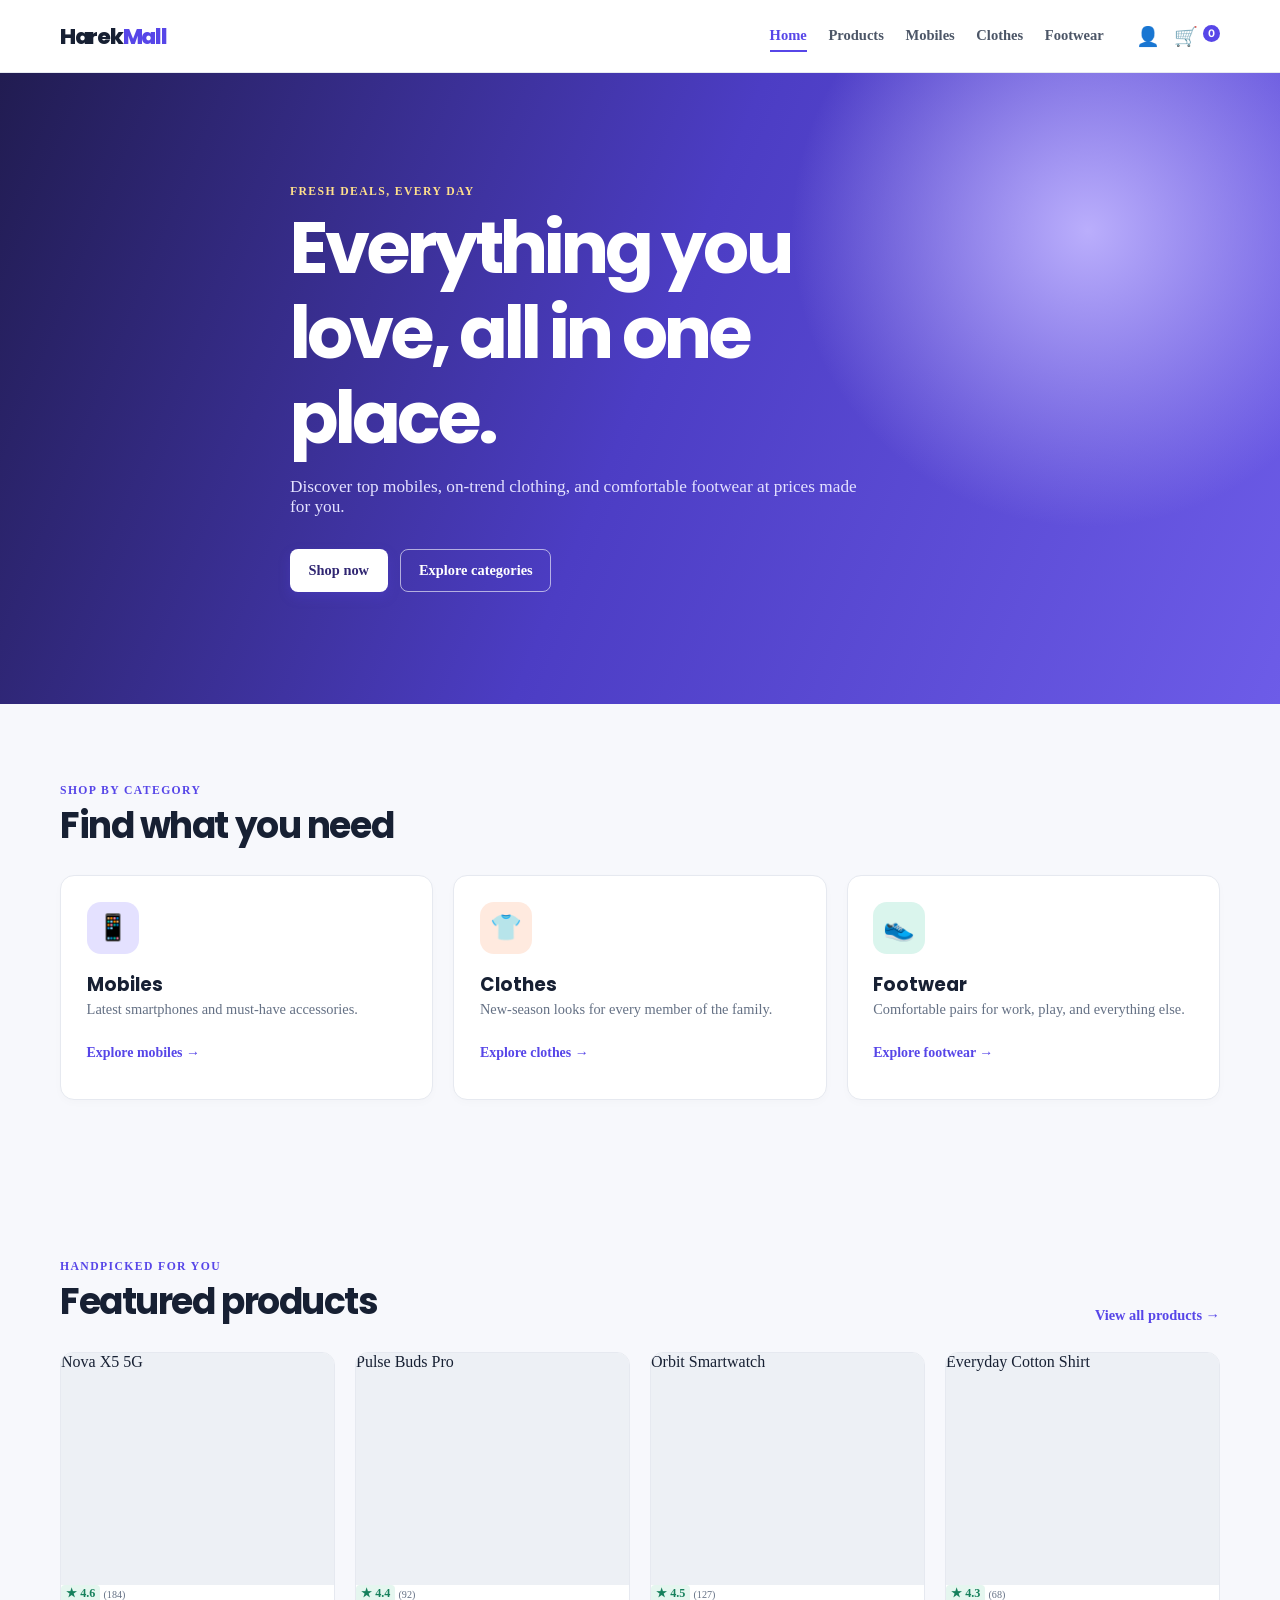
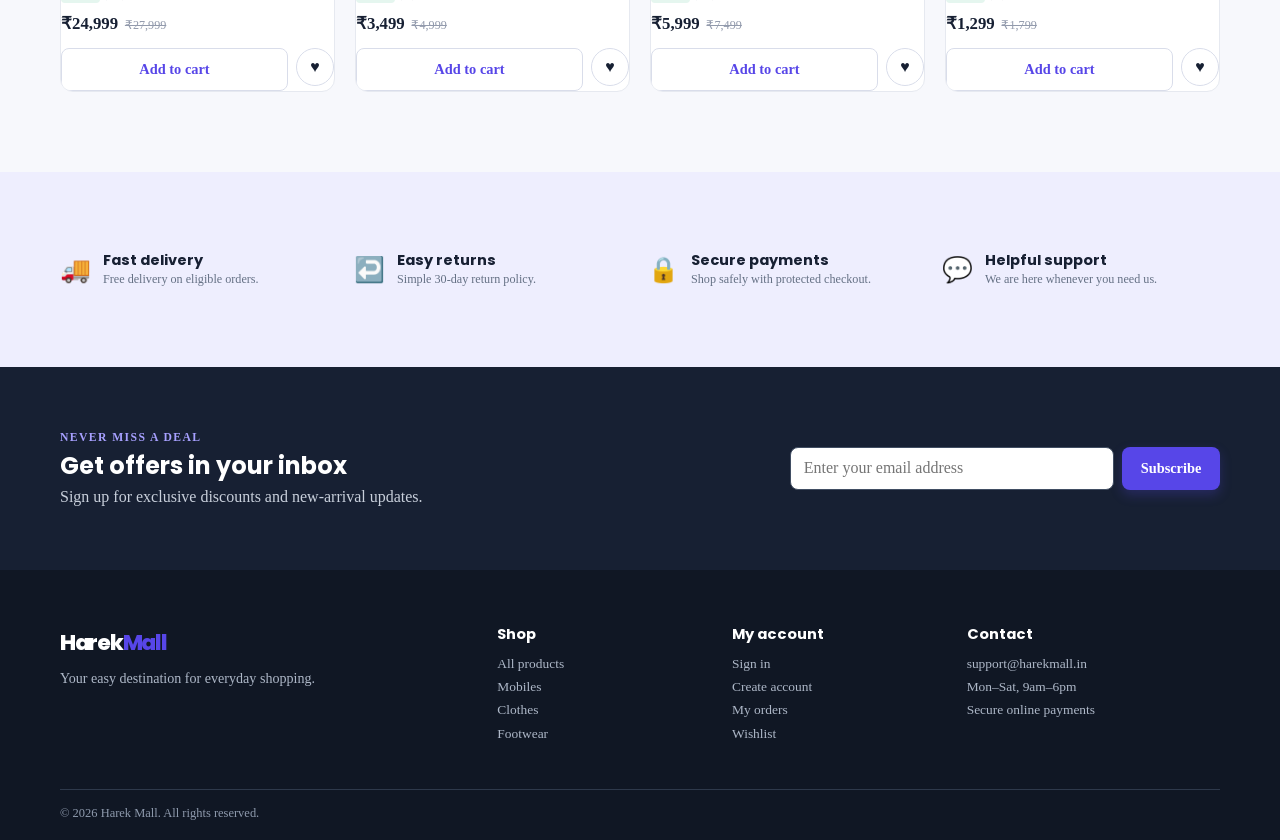
<file: html/index.html>
<!doctype html>
<html lang="en">
<head>
    <meta charset="UTF-8">
    <meta name="viewport" content="width=device-width, initial-scale=1.0">
    <meta name="description" content="Harek Mall brings mobiles, fashion, and footwear together in one easy shopping destination.">
    <title>Harek Mall | Shop smarter, live better</title>

    <link rel="preconnect" href="https://fonts.googleapis.com">
    <link rel="preconnect" href="https://fonts.gstatic.com" crossorigin>
    <link href="https://fonts.googleapis.com/css2?family=Inter:wght@400;500;600;700&family=Poppins:wght@500;600;700;800&display=swap" rel="stylesheet">
    <link rel="stylesheet" href="/css/style.css">
    <link rel="stylesheet" href="/css/components.css">
    <link rel="stylesheet" href="/css/animations.css">
    <link rel="stylesheet" href="/css/responsive.css">
</head>
<body>
    <a class="skip-link" href="#main-content">Skip to main content</a>

    <header class="site-header">
        <div class="container header-content">
            <a class="logo" href="/" aria-label="Harek Mall home">Harek<span>Mall</span></a>

            <button class="menu-toggle" type="button" aria-label="Open navigation menu" aria-expanded="false">☰</button>

            <nav class="main-nav" aria-label="Main navigation">
                <a class="active" href="/" aria-current="page">Home</a>
                <a href="/products">Products</a>
                <a href="/products?category=mobiles">Mobiles</a>
                <a href="/products?category=clothes">Clothes</a>
                <a href="/products?category=footwear">Footwear</a>
            </nav>

            <div class="header-actions">
                <a href="/login" aria-label="Login or account">👤</a>
                <a class="cart-link" href="/cart" aria-label="Shopping cart">
                    🛒 <span class="cart-count" aria-label="0 products in cart">0</span>
                </a>
            </div>
        </div>
    </header>

    <main id="main-content">
        <section class="hero-section" aria-labelledby="hero-title">
            <div class="container hero-content">
                <p class="eyebrow">Fresh deals, every day</p>
                <h1 id="hero-title">Everything you love, all in one place.</h1>
                <p>Discover top mobiles, on-trend clothing, and comfortable footwear at prices made for you.</p>
                <div class="hero-actions">
                    <a class="button button-primary" href="/products">Shop now</a>
                    <a class="button button-secondary" href="#categories">Explore categories</a>
                </div>
            </div>
        </section>

        <section id="categories" class="categories-section" aria-labelledby="categories-title">
            <div class="container">
                <div class="section-heading">
                    <p class="eyebrow">Shop by category</p>
                    <h2 id="categories-title">Find what you need</h2>
                </div>

                <div class="category-grid">
                    <a class="category-card" href="/products?category=mobiles">
                        <span class="category-icon" aria-hidden="true">📱</span>
                        <h3>Mobiles</h3>
                        <p>Latest smartphones and must-have accessories.</p>
                        <span>Explore mobiles →</span>
                    </a>
                    <a class="category-card" href="/products?category=clothes">
                        <span class="category-icon" aria-hidden="true">👕</span>
                        <h3>Clothes</h3>
                        <p>New-season looks for every member of the family.</p>
                        <span>Explore clothes →</span>
                    </a>
                    <a class="category-card" href="/products?category=footwear">
                        <span class="category-icon" aria-hidden="true">👟</span>
                        <h3>Footwear</h3>
                        <p>Comfortable pairs for work, play, and everything else.</p>
                        <span>Explore footwear →</span>
                    </a>
                </div>
            </div>
        </section>

        <section class="featured-section" aria-labelledby="featured-title">
            <div class="container">
                <div class="section-heading section-heading-row">
                    <div>
                        <p class="eyebrow">Handpicked for you</p>
                        <h2 id="featured-title">Featured products</h2>
                    </div>
                    <a class="text-link" href="/products">View all products →</a>
                </div>

                <div class="product-grid" id="featured-products">
                    <!-- JavaScript will add featured product cards here. -->
                </div>
            </div>
        </section>

        <section class="benefits-section" aria-label="Why shop at Harek Mall">
            <div class="container benefits-grid">
                <article class="benefit-card"><span aria-hidden="true">🚚</span><div><h3>Fast delivery</h3><p>Free delivery on eligible orders.</p></div></article>
                <article class="benefit-card"><span aria-hidden="true">↩️</span><div><h3>Easy returns</h3><p>Simple 30-day return policy.</p></div></article>
                <article class="benefit-card"><span aria-hidden="true">🔒</span><div><h3>Secure payments</h3><p>Shop safely with protected checkout.</p></div></article>
                <article class="benefit-card"><span aria-hidden="true">💬</span><div><h3>Helpful support</h3><p>We are here whenever you need us.</p></div></article>
            </div>
        </section>

        <section class="newsletter-section" aria-labelledby="newsletter-title">
            <div class="container newsletter-content">
                <div>
                    <p class="eyebrow">Never miss a deal</p>
                    <h2 id="newsletter-title">Get offers in your inbox</h2>
                    <p>Sign up for exclusive discounts and new-arrival updates.</p>
                </div>
                <form class="newsletter-form" id="newsletter-form">
                    <label class="visually-hidden" for="newsletter-email">Email address</label>
                    <input id="newsletter-email" name="email" type="email" placeholder="Enter your email address" autocomplete="email" required>
                    <button class="button button-primary" type="submit">Subscribe</button>
                </form>
            </div>
        </section>
    </main>

    <footer class="site-footer">
        <div class="container footer-grid">
            <div>
                <a class="logo" href="/">Harek<span>Mall</span></a>
                <p>Your easy destination for everyday shopping.</p>
            </div>
            <div><h3>Shop</h3><ul><li><a href="/products">All products</a></li><li><a href="/products?category=mobiles">Mobiles</a></li><li><a href="/products?category=clothes">Clothes</a></li><li><a href="/products?category=footwear">Footwear</a></li></ul></div>
            <div><h3>My account</h3><ul><li><a href="/login">Sign in</a></li><li><a href="/register">Create account</a></li><li><a href="/account">My orders</a></li><li><a href="/wishlist">Wishlist</a></li></ul></div>
            <div><h3>Contact</h3><ul><li><a href="mailto:support@harekmall.in">support@harekmall.in</a></li><li>Mon–Sat, 9am–6pm</li><li>Secure online payments</li></ul></div>
        </div>
        <div class="container footer-bottom"><p>&copy; <span id="current-year">2026</span> Harek Mall. All rights reserved.</p></div>
    </footer>

    <script src="/js/data.js"></script>
    <script src="/js/main.js"></script>
    <script src="/js/animations.js"></script>
</body>
</html>
</file>
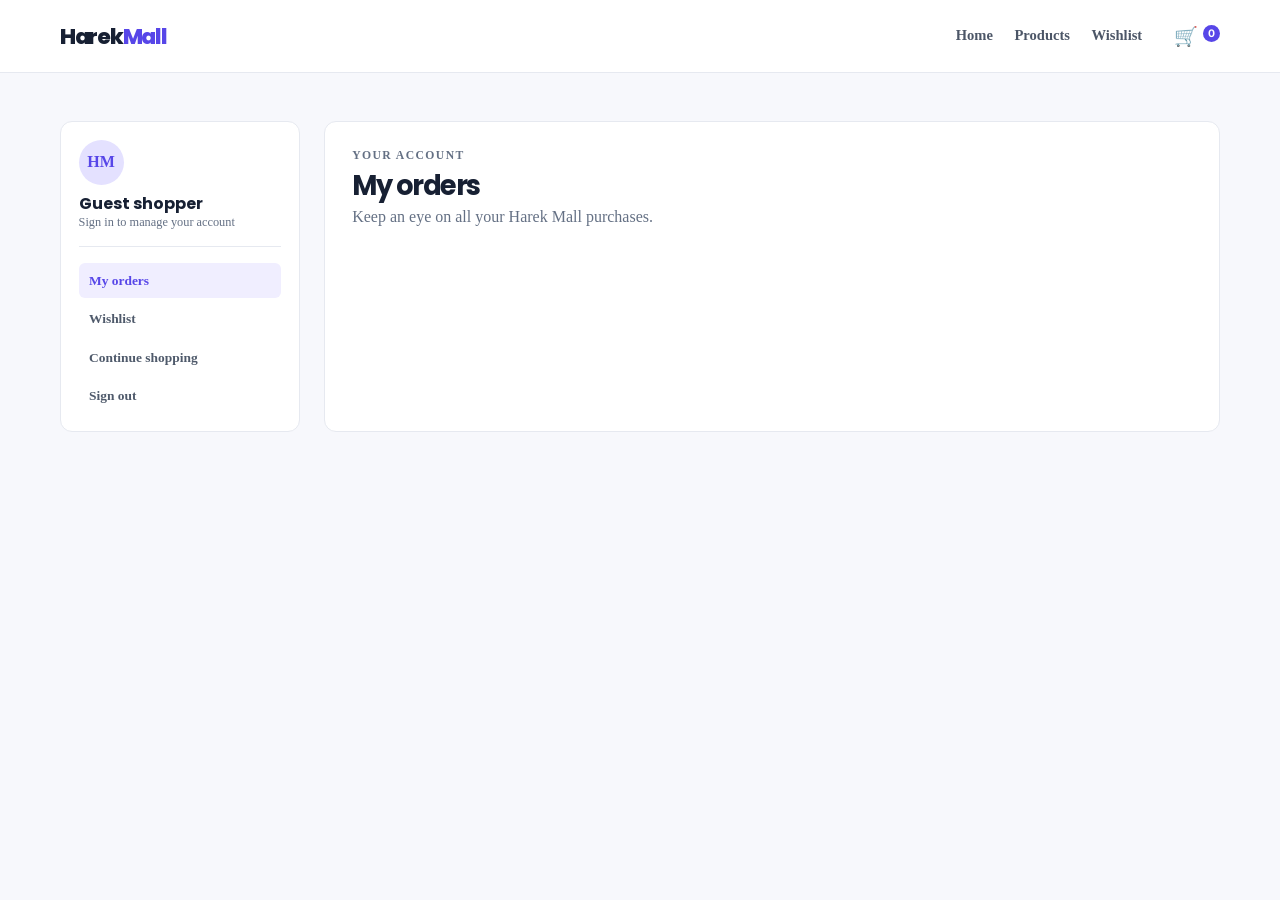
<file: html/account.html>
<!doctype html><html lang="en"><head><meta charset="UTF-8"><meta name="viewport" content="width=device-width,initial-scale=1.0"><title>My account | Harek Mall</title><link rel="preconnect" href="https://fonts.googleapis.com"><link rel="preconnect" href="https://fonts.gstatic.com" crossorigin><link href="https://fonts.googleapis.com/css2?family=Inter:wght@400;500;600;700&family=Poppins:wght@500;600;700;800&display=swap" rel="stylesheet"><link rel="stylesheet" href="/css/style.css"><link rel="stylesheet" href="/css/components.css"><link rel="stylesheet" href="/css/dashboard.css"><link rel="stylesheet" href="/css/responsive.css"></head><body><header class="site-header"><div class="container header-content"><a class="logo" href="/">Harek<span>Mall</span></a><button class="menu-toggle" type="button" aria-label="Open navigation menu" aria-expanded="false">☰</button><nav class="main-nav"><a href="/">Home</a><a href="/products">Products</a><a href="/wishlist">Wishlist</a></nav><div class="header-actions"><a class="cart-link" href="/cart">🛒 <span class="cart-count">0</span></a></div></div></header><main><section class="dashboard-section"><div class="container dashboard-layout"><aside class="dashboard-menu"><div class="profile-summary"><div class="profile-avatar">HM</div><h2 data-user-name>Guest shopper</h2><p data-user-email>Sign in to manage your account</p></div><nav><a class="active" href="/account">My orders</a><a href="/wishlist">Wishlist</a><a href="/products">Continue shopping</a><a class="logout-button" href="#">Sign out</a></nav></aside><section class="dashboard-content"><p class="eyebrow">Your account</p><h1>My orders</h1><p>Keep an eye on all your Harek Mall purchases.</p><div id="orders-list"></div></section></div></section></main><script src="/js/data.js"></script><script src="/js/main.js"></script><script src="/js/auth.js"></script></body></html>
</file>
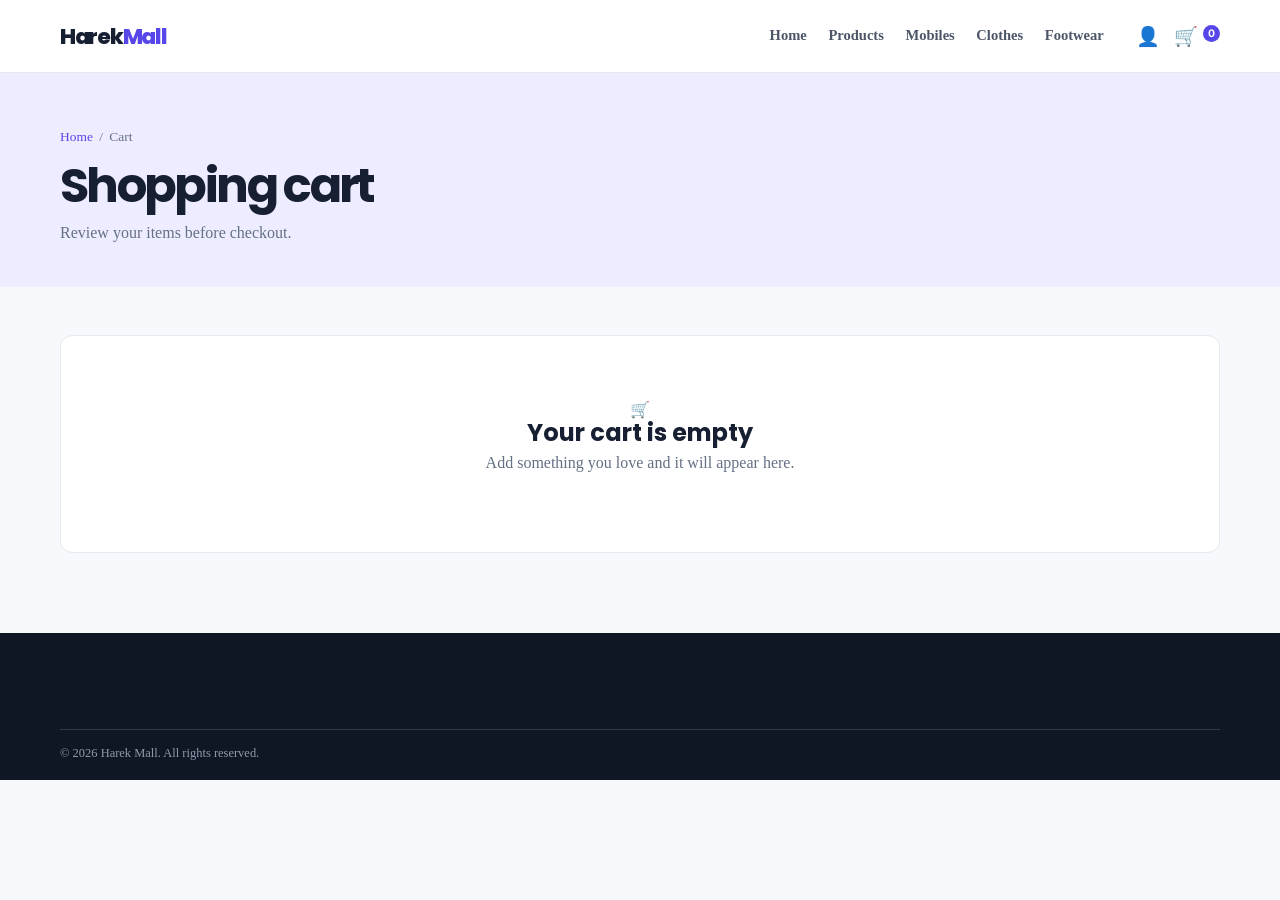
<file: html/cart.html>
<!doctype html><html lang="en"><head><meta charset="UTF-8"><meta name="viewport" content="width=device-width,initial-scale=1.0"><title>Your cart | Harek Mall</title><link rel="preconnect" href="https://fonts.googleapis.com"><link rel="preconnect" href="https://fonts.gstatic.com" crossorigin><link href="https://fonts.googleapis.com/css2?family=Inter:wght@400;500;600;700&family=Poppins:wght@500;600;700;800&display=swap" rel="stylesheet"><link rel="stylesheet" href="/css/style.css"><link rel="stylesheet" href="/css/components.css"><link rel="stylesheet" href="/css/cart.css"><link rel="stylesheet" href="/css/responsive.css"></head><body><header class="site-header"><div class="container header-content"><a class="logo" href="/">Harek<span>Mall</span></a><button class="menu-toggle" type="button" aria-label="Open navigation menu" aria-expanded="false">☰</button><nav class="main-nav"><a href="/">Home</a><a href="/products">Products</a><a href="/products?category=mobiles">Mobiles</a><a href="/products?category=clothes">Clothes</a><a href="/products?category=footwear">Footwear</a></nav><div class="header-actions"><a href="/login">👤</a><a class="cart-link" href="/cart">🛒 <span class="cart-count">0</span></a></div></div></header><main><section class="page-hero"><div class="container"><div class="breadcrumb"><a href="/">Home</a><span>/</span><span>Cart</span></div><h1>Shopping cart</h1><p>Review your items before checkout.</p></div></section><section class="cart-section"><div class="container" id="cart-content"></div></section></main><footer class="site-footer"><div class="container footer-bottom"><p>© <span id="current-year">2026</span> Harek Mall. All rights reserved.</p></div></footer><script src="/js/data.js"></script><script src="/js/main.js"></script><script src="/js/cart.js"></script></body></html>
</file>
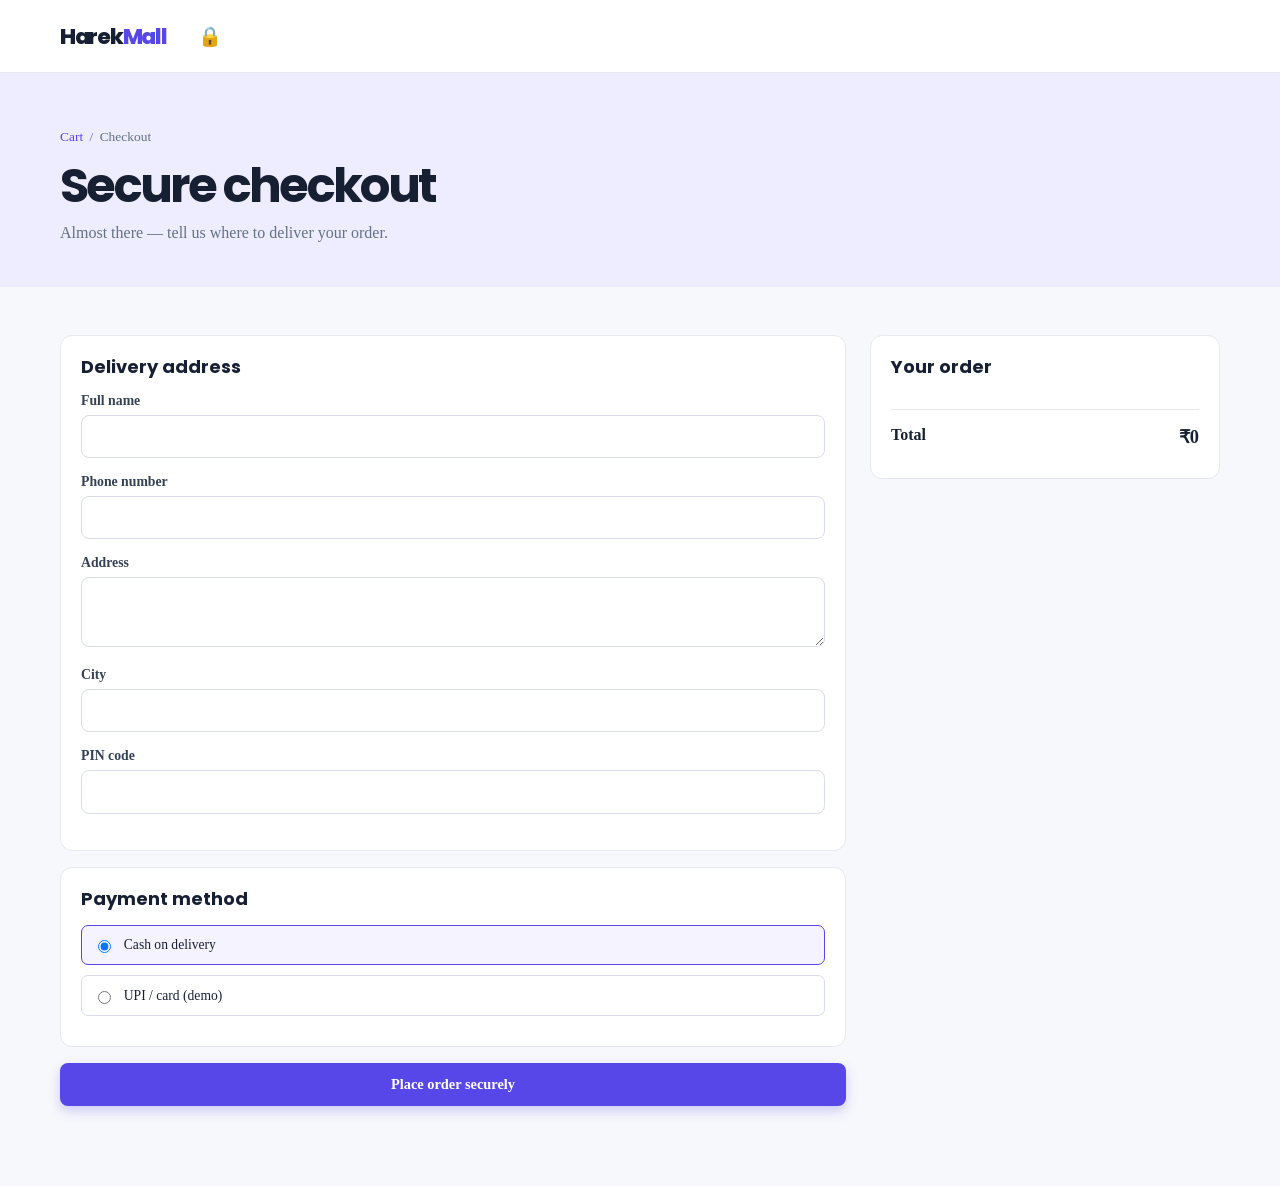
<file: html/checkout.html>
<!doctype html><html lang="en"><head><meta charset="UTF-8"><meta name="viewport" content="width=device-width,initial-scale=1.0"><title>Checkout | Harek Mall</title><link rel="preconnect" href="https://fonts.googleapis.com"><link rel="preconnect" href="https://fonts.gstatic.com" crossorigin><link href="https://fonts.googleapis.com/css2?family=Inter:wght@400;500;600;700&family=Poppins:wght@500;600;700;800&display=swap" rel="stylesheet"><link rel="stylesheet" href="/css/style.css"><link rel="stylesheet" href="/css/components.css"><link rel="stylesheet" href="/css/cart.css"><link rel="stylesheet" href="/css/responsive.css"></head><body><header class="site-header"><div class="container header-content"><a class="logo" href="/">Harek<span>Mall</span></a><div class="header-actions"><span aria-label="Secure checkout">🔒</span></div></div></header><main><section class="page-hero"><div class="container"><div class="breadcrumb"><a href="/cart">Cart</a><span>/</span><span>Checkout</span></div><h1>Secure checkout</h1><p>Almost there — tell us where to deliver your order.</p></div></section><section class="checkout-section"><div class="container checkout-layout"><form id="checkout-form"><section class="checkout-card"><h2>Delivery address</h2><div class="form-row"><div class="form-field"><label for="name">Full name</label><input id="name" name="name" autocomplete="name" required></div><div class="form-field"><label for="phone">Phone number</label><input id="phone" name="phone" inputmode="tel" required></div></div><div class="form-field"><label for="address">Address</label><textarea id="address" name="address" rows="3" required></textarea></div><div class="form-row"><div class="form-field"><label for="city">City</label><input id="city" name="city" required></div><div class="form-field"><label for="pincode">PIN code</label><input id="pincode" name="pincode" inputmode="numeric" required></div></div></section><section class="checkout-card"><h2>Payment method</h2><label class="payment-option"><input type="radio" name="payment" value="cod" checked> Cash on delivery</label><label class="payment-option"><input type="radio" name="payment" value="upi"> UPI / card (demo)</label></section><button class="button button-primary" style="width:100%" type="submit">Place order securely</button></form><aside class="order-summary"><h2>Your order</h2><div id="checkout-items" class="order-lines"></div><div class="summary-row summary-total"><span>Total</span><strong id="checkout-total">₹0</strong></div></aside></div></section></main><script src="/js/data.js"></script><script src="/js/main.js"></script><script src="/js/checkout.js"></script></body></html>
</file>
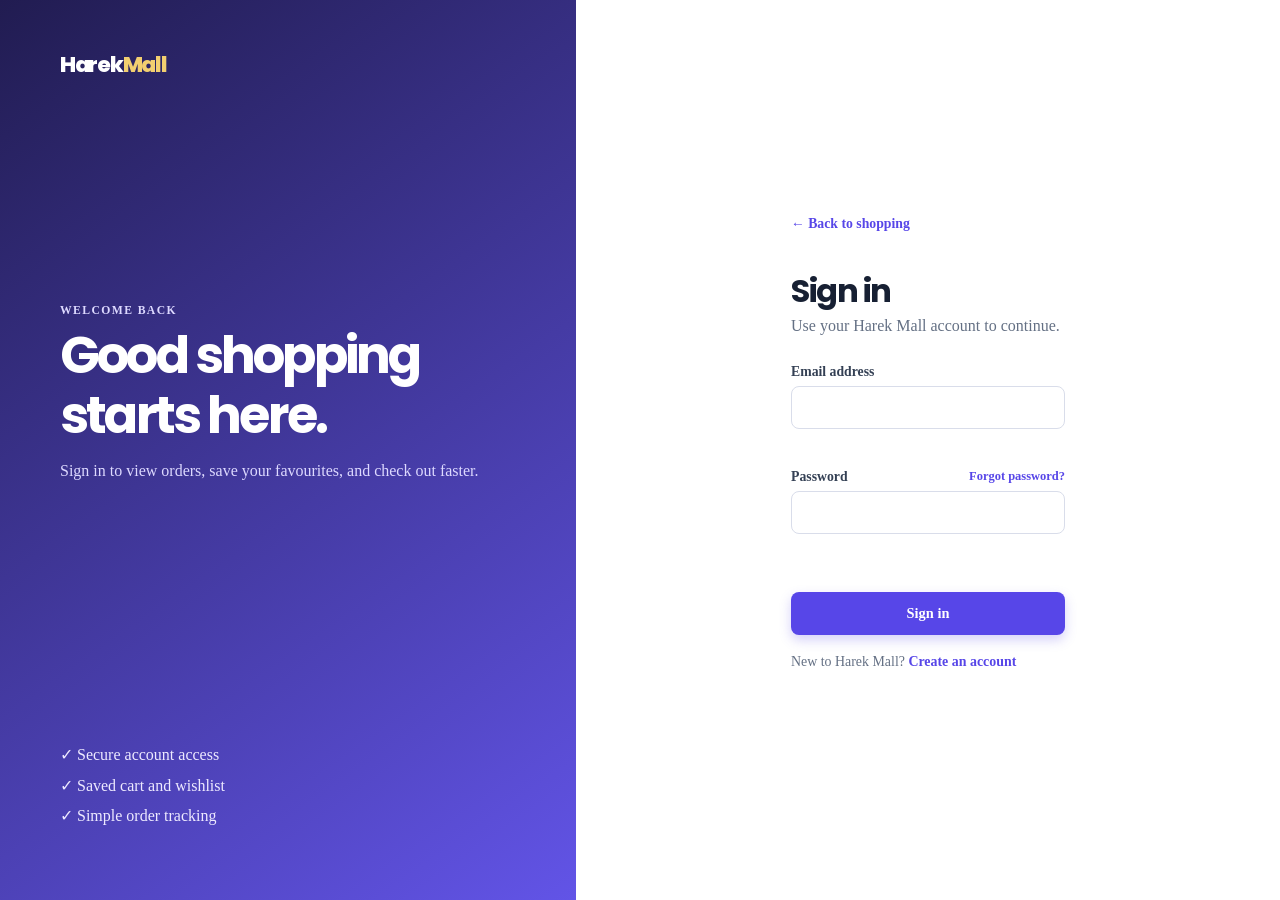
<file: html/login.html>
<!doctype html><html lang="en"><head><meta charset="UTF-8"><meta name="viewport" content="width=device-width,initial-scale=1.0"><title>Sign in | Harek Mall</title><link rel="preconnect" href="https://fonts.googleapis.com"><link rel="preconnect" href="https://fonts.gstatic.com" crossorigin><link href="https://fonts.googleapis.com/css2?family=Inter:wght@400;500;600;700&family=Poppins:wght@500;600;700;800&display=swap" rel="stylesheet"><link rel="stylesheet" href="/css/style.css"><link rel="stylesheet" href="/css/components.css"><link rel="stylesheet" href="/css/auth.css"><link rel="stylesheet" href="/css/responsive.css"></head><body><main class="auth-page"><aside class="auth-aside"><a class="logo" href="/">Harek<span>Mall</span></a><div><p class="eyebrow">Welcome back</p><h1>Good shopping starts here.</h1><p>Sign in to view orders, save your favourites, and check out faster.</p></div><ul><li>✓ Secure account access</li><li>✓ Saved cart and wishlist</li><li>✓ Simple order tracking</li></ul></aside><section class="auth-panel"><a class="auth-back" href="/">← Back to shopping</a><div class="auth-card"><h2>Sign in</h2><p class="auth-intro">Use your Harek Mall account to continue.</p><form id="login-form" class="auth-form" novalidate><div class="form-field"><label for="email">Email address</label><input id="email" name="email" type="email" autocomplete="email" required><p class="form-error" data-error="email"></p></div><div class="form-field"><div class="password-row"><label for="password">Password</label><a href="#" onclick="return false">Forgot password?</a></div><input id="password" name="password" type="password" autocomplete="current-password" required><p class="form-error" data-error="password"></p></div><p class="form-error" data-error="general"></p><button class="button button-primary" style="width:100%" type="submit">Sign in</button></form><p class="auth-switch">New to Harek Mall? <a href="/register">Create an account</a></p></div></section></main><script src="/js/data.js"></script><script src="/js/main.js"></script><script src="/js/auth.js"></script></body></html>
</file>
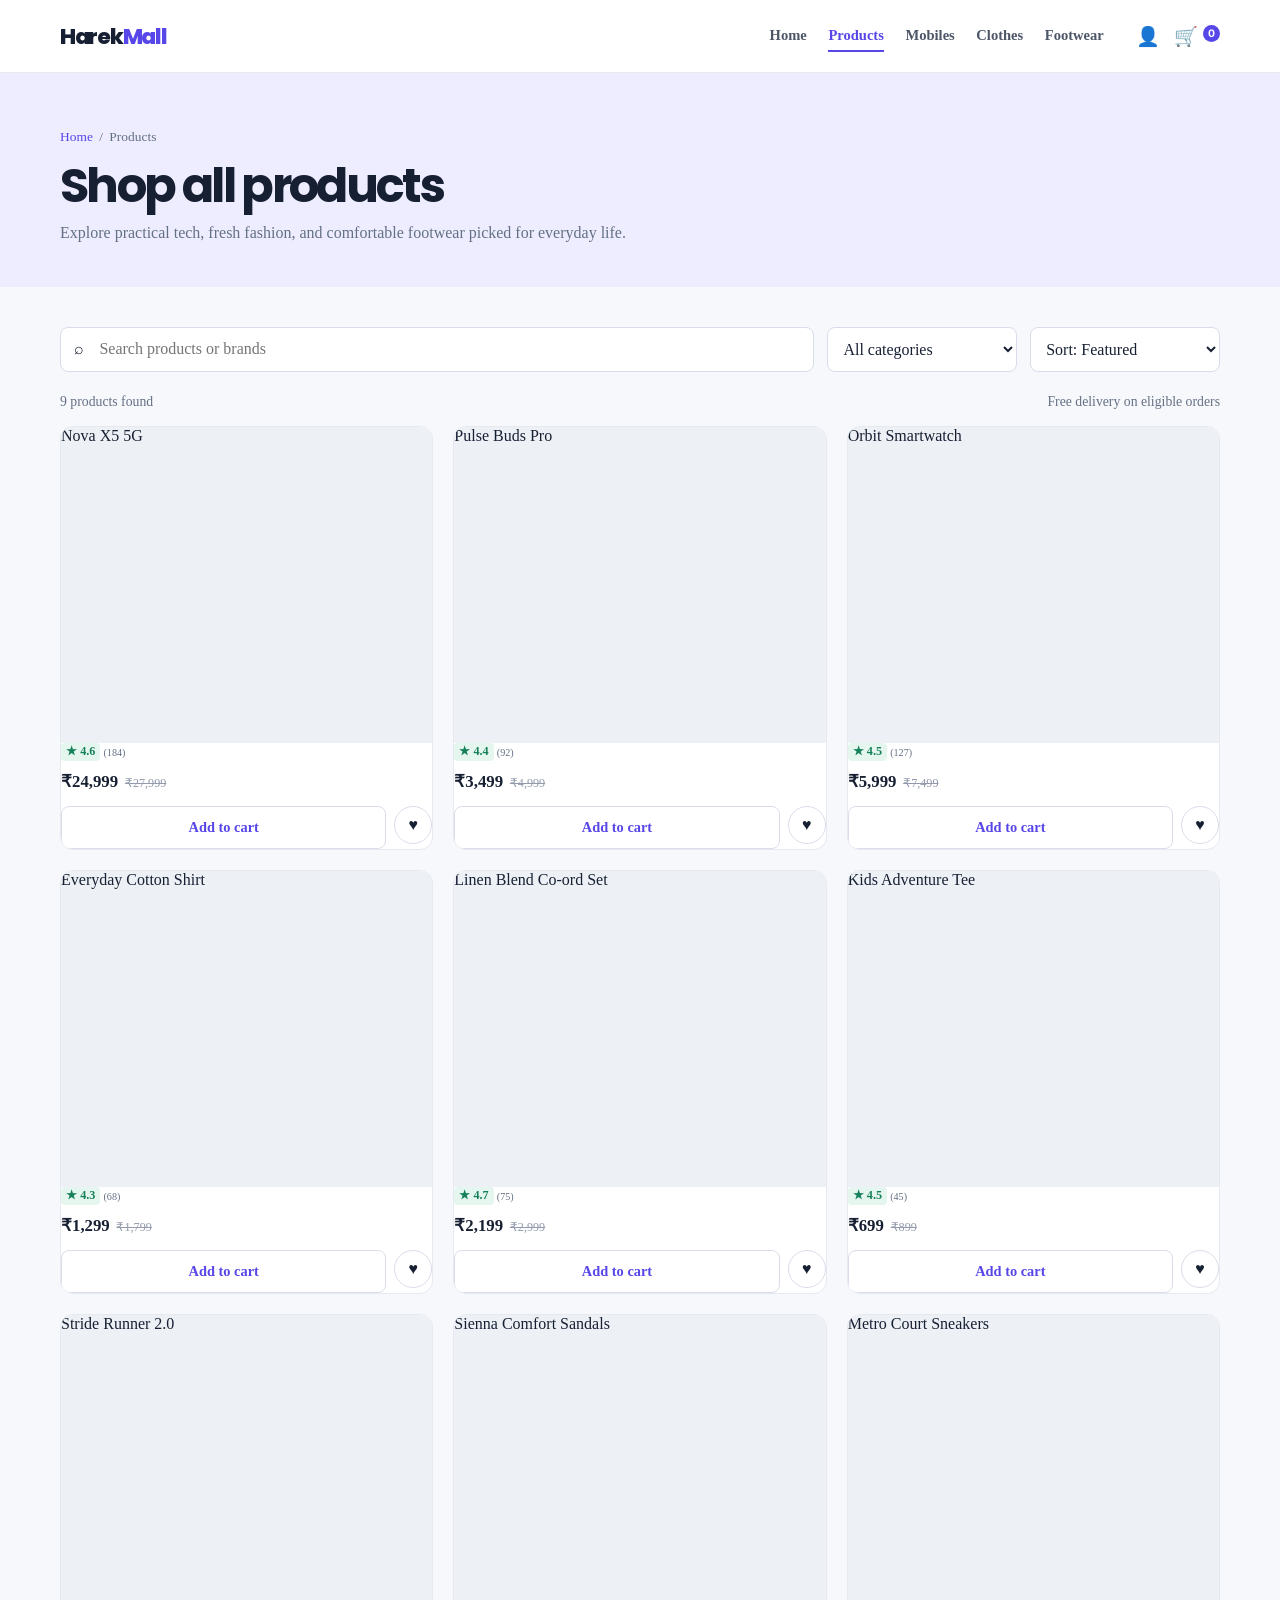
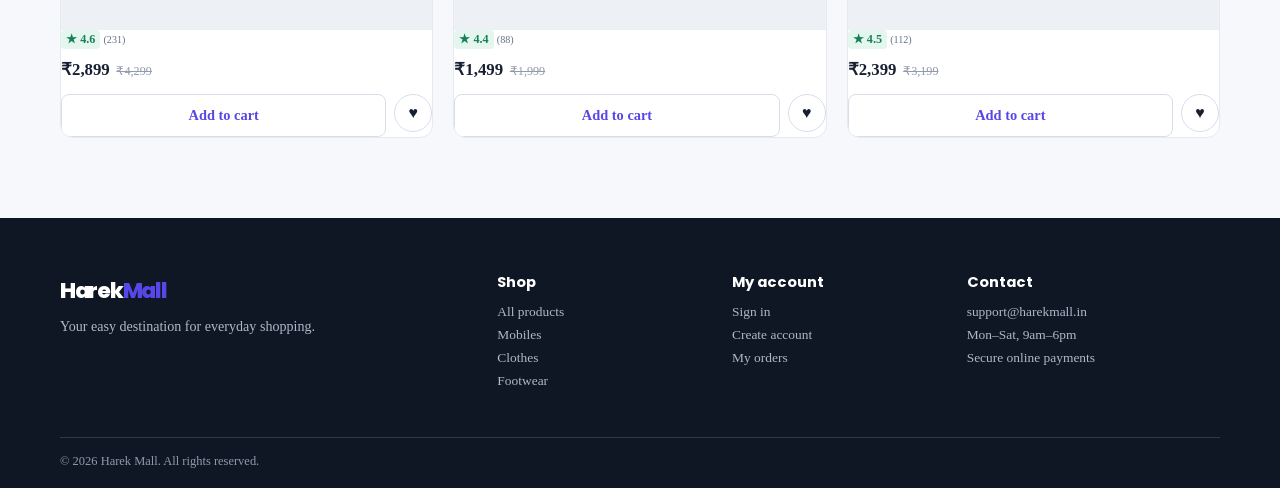
<file: html/products.html>
<!doctype html>
<html lang="en">
<head>
    <meta charset="UTF-8">
    <meta name="viewport" content="width=device-width, initial-scale=1.0">
    <meta name="description" content="Browse mobiles, clothes and footwear at Harek Mall.">
    <title>Products | Harek Mall</title>
    <link rel="preconnect" href="https://fonts.googleapis.com">
    <link rel="preconnect" href="https://fonts.gstatic.com" crossorigin>
    <link href="https://fonts.googleapis.com/css2?family=Inter:wght@400;500;600;700&family=Poppins:wght@500;600;700;800&display=swap" rel="stylesheet">
    <link rel="stylesheet" href="/css/style.css">
    <link rel="stylesheet" href="/css/components.css">
    <link rel="stylesheet" href="/css/products.css">
    <link rel="stylesheet" href="/css/animations.css">
    <link rel="stylesheet" href="/css/responsive.css">
</head>
<body>
    <a class="skip-link" href="#main-content">Skip to products</a>
    <header class="site-header">
        <div class="container header-content">
            <a class="logo" href="/" aria-label="Harek Mall home">Harek<span>Mall</span></a>
            <button class="menu-toggle" type="button" aria-label="Open navigation menu" aria-expanded="false">☰</button>
            <nav class="main-nav" aria-label="Main navigation"><a href="/">Home</a><a class="active" href="/products" aria-current="page">Products</a><a href="/products?category=mobiles">Mobiles</a><a href="/products?category=clothes">Clothes</a><a href="/products?category=footwear">Footwear</a></nav>
            <div class="header-actions"><a href="/login" aria-label="Login or account">👤</a><a class="cart-link" href="/cart" aria-label="Shopping cart">🛒 <span class="cart-count" aria-label="0 products in cart">0</span></a></div>
        </div>
    </header>
    <main id="main-content">
        <section class="page-hero"><div class="container"><div class="breadcrumb"><a href="/">Home</a><span>/</span><span>Products</span></div><h1>Shop all products</h1><p>Explore practical tech, fresh fashion, and comfortable footwear picked for everyday life.</p></div></section>
        <section class="catalogue-section"><div class="container">
            <div class="catalogue-toolbar" aria-label="Product filters">
                <label class="search-control"><span aria-hidden="true">⌕</span><span class="visually-hidden">Search products</span><input id="product-search" type="search" placeholder="Search products or brands"></label>
                <label><span class="visually-hidden">Filter by category</span><select id="category-filter"><option value="">All categories</option><option value="mobiles">Mobiles</option><option value="clothes">Clothes</option><option value="footwear">Footwear</option></select></label>
                <label><span class="visually-hidden">Sort products</span><select id="sort-products"><option value="featured">Sort: Featured</option><option value="price-low">Price: Low to high</option><option value="price-high">Price: High to low</option><option value="rating">Top rated</option></select></label>
            </div>
            <div class="catalogue-meta"><p id="product-count" aria-live="polite"></p><span>Free delivery on eligible orders</span></div>
            <div class="product-grid" id="products-grid"></div>
        </div></section>
    </main>
    <footer class="site-footer"><div class="container footer-grid"><div><a class="logo" href="/">Harek<span>Mall</span></a><p>Your easy destination for everyday shopping.</p></div><div><h3>Shop</h3><ul><li><a href="/products">All products</a></li><li><a href="/products?category=mobiles">Mobiles</a></li><li><a href="/products?category=clothes">Clothes</a></li><li><a href="/products?category=footwear">Footwear</a></li></ul></div><div><h3>My account</h3><ul><li><a href="/login">Sign in</a></li><li><a href="/register">Create account</a></li><li><a href="/account">My orders</a></li></ul></div><div><h3>Contact</h3><ul><li><a href="mailto:support@harekmall.in">support@harekmall.in</a></li><li>Mon–Sat, 9am–6pm</li><li>Secure online payments</li></ul></div></div><div class="container footer-bottom"><p>&copy; <span id="current-year">2026</span> Harek Mall. All rights reserved.</p></div></footer>
    <script src="/js/data.js"></script><script src="/js/main.js"></script><script src="/js/products.js"></script><script src="/js/animations.js"></script>
</body>
</html>
</file>
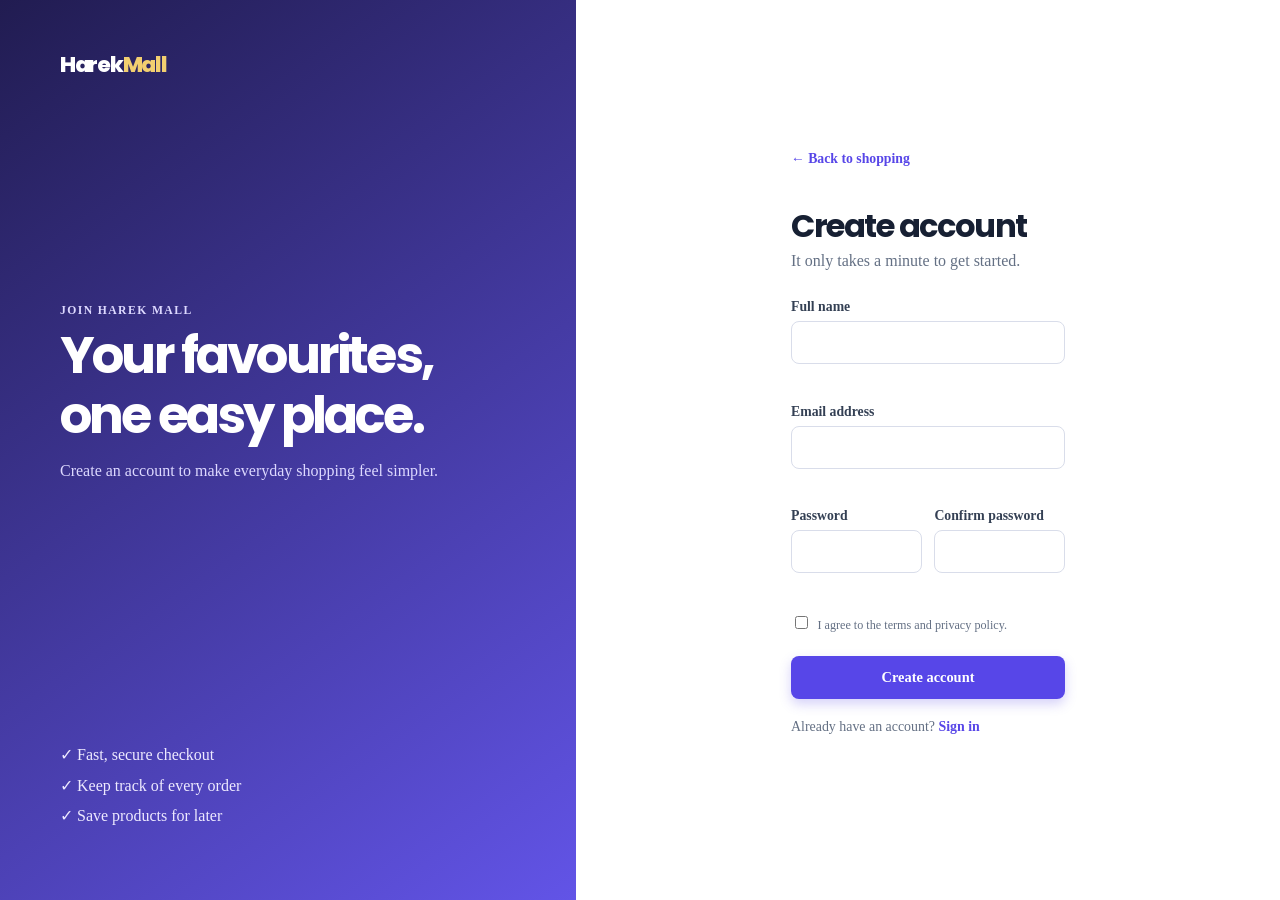
<file: html/register.html>
<!doctype html><html lang="en"><head><meta charset="UTF-8"><meta name="viewport" content="width=device-width,initial-scale=1.0"><title>Create account | Harek Mall</title><link rel="preconnect" href="https://fonts.googleapis.com"><link rel="preconnect" href="https://fonts.gstatic.com" crossorigin><link href="https://fonts.googleapis.com/css2?family=Inter:wght@400;500;600;700&family=Poppins:wght@500;600;700;800&display=swap" rel="stylesheet"><link rel="stylesheet" href="/css/style.css"><link rel="stylesheet" href="/css/components.css"><link rel="stylesheet" href="/css/auth.css"><link rel="stylesheet" href="/css/responsive.css"></head><body><main class="auth-page"><aside class="auth-aside"><a class="logo" href="/">Harek<span>Mall</span></a><div><p class="eyebrow">Join Harek Mall</p><h1>Your favourites, one easy place.</h1><p>Create an account to make everyday shopping feel simpler.</p></div><ul><li>✓ Fast, secure checkout</li><li>✓ Keep track of every order</li><li>✓ Save products for later</li></ul></aside><section class="auth-panel"><a class="auth-back" href="/">← Back to shopping</a><div class="auth-card"><h2>Create account</h2><p class="auth-intro">It only takes a minute to get started.</p><form id="register-form" class="auth-form" novalidate><div class="form-field"><label for="name">Full name</label><input id="name" name="name" autocomplete="name" required><p class="form-error" data-error="name"></p></div><div class="form-field"><label for="email">Email address</label><input id="email" name="email" type="email" autocomplete="email" required><p class="form-error" data-error="email"></p></div><div class="form-row"><div class="form-field"><label for="password">Password</label><input id="password" name="password" type="password" autocomplete="new-password" required><p class="form-error" data-error="password"></p></div><div class="form-field"><label for="confirmPassword">Confirm password</label><input id="confirmPassword" name="confirmPassword" type="password" autocomplete="new-password" required><p class="form-error" data-error="confirmPassword"></p></div></div><label class="auth-terms"><input type="checkbox" name="terms"> I agree to the terms and privacy policy.</label><p class="form-error" data-error="terms"></p><button class="button button-primary" style="width:100%" type="submit">Create account</button></form><p class="auth-switch">Already have an account? <a href="/login">Sign in</a></p></div></section></main><script src="/js/data.js"></script><script src="/js/main.js"></script><script src="/js/auth.js"></script></body></html>
</file>
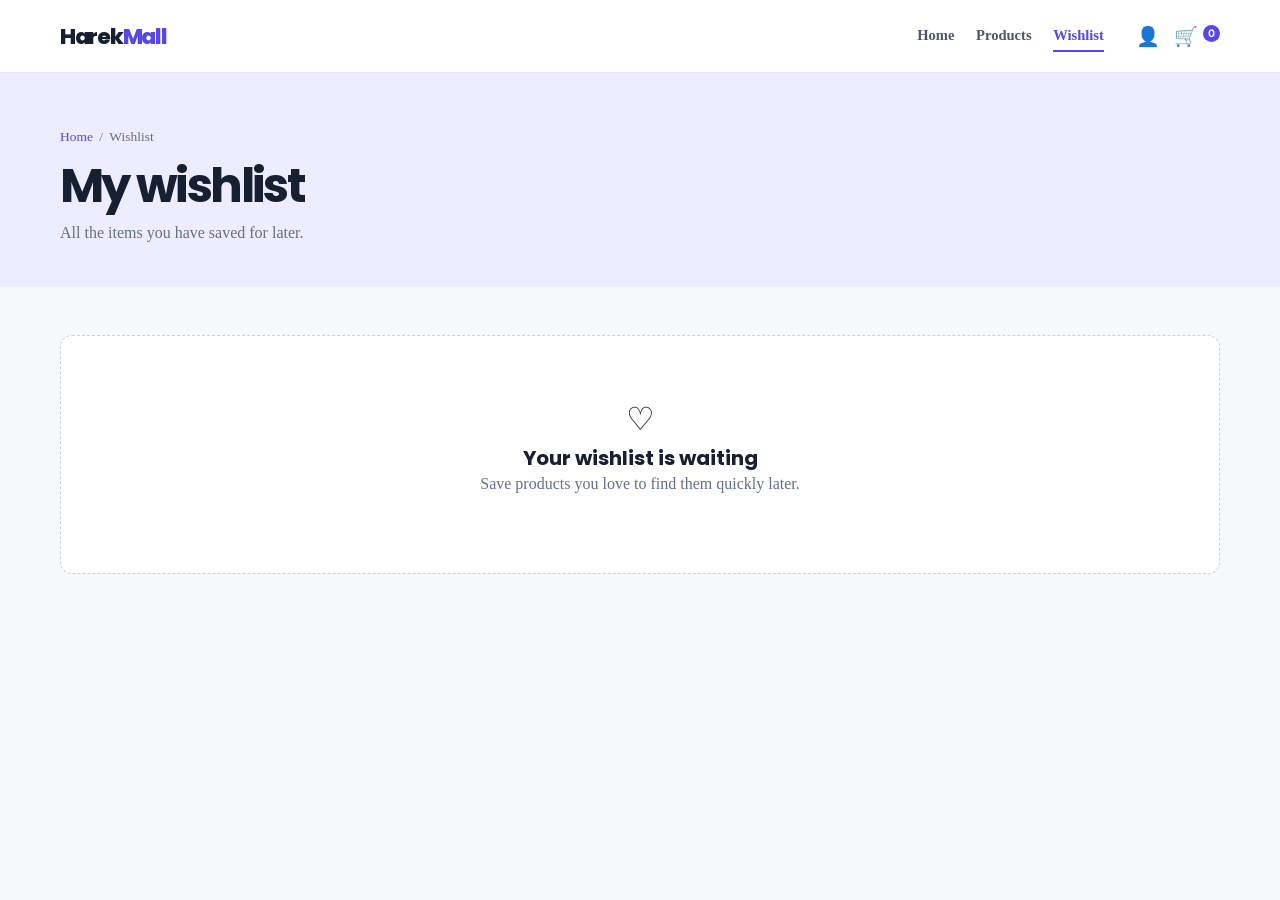
<file: html/wishlist.html>
<!doctype html><html lang="en"><head><meta charset="UTF-8"><meta name="viewport" content="width=device-width,initial-scale=1.0"><title>Wishlist | Harek Mall</title><link rel="preconnect" href="https://fonts.googleapis.com"><link rel="preconnect" href="https://fonts.gstatic.com" crossorigin><link href="https://fonts.googleapis.com/css2?family=Inter:wght@400;500;600;700&family=Poppins:wght@500;600;700;800&display=swap" rel="stylesheet"><link rel="stylesheet" href="/css/style.css"><link rel="stylesheet" href="/css/components.css"><link rel="stylesheet" href="/css/dashboard.css"><link rel="stylesheet" href="/css/responsive.css"></head><body><header class="site-header"><div class="container header-content"><a class="logo" href="/">Harek<span>Mall</span></a><button class="menu-toggle" type="button" aria-label="Open navigation menu" aria-expanded="false">☰</button><nav class="main-nav"><a href="/">Home</a><a href="/products">Products</a><a class="active" href="/wishlist">Wishlist</a></nav><div class="header-actions"><a href="/account">👤</a><a class="cart-link" href="/cart">🛒 <span class="cart-count">0</span></a></div></div></header><main><section class="page-hero"><div class="container"><div class="breadcrumb"><a href="/">Home</a><span>/</span><span>Wishlist</span></div><h1>My wishlist</h1><p>All the items you have saved for later.</p></div></section><section class="dashboard-section"><div class="container"><div id="wishlist-products" class="product-grid wishlist-grid"></div></div></section></main><script src="/js/data.js"></script><script src="/js/main.js"></script><script src="/js/wishlist.js"></script></body></html>
</file>
<file: css/style.css>
:root { --ink: #172033; --muted: #647084; --surface: #fff; --canvas: #f7f8fc; --line: #e6e9f0; --primary: #5746e8; --primary-dark: #4031c7; --accent: #ffbf45; --success: #16805c; --shadow: 0 12px 32px rgba(24, 32, 51, .09); }
* { box-sizing: border-box; }
html { scroll-behavior: smooth; }
body { margin: 0; background: var(--canvas); color: var(--ink); font-family: Inter, Arial, sans-serif; line-height: 1.55; }
body, button, input, select { font: inherit; }
a { color: inherit; text-decoration: none; }
img { display: block; max-width: 100%; }
button { cursor: pointer; }
.container { width: min(1160px, calc(100% - 40px)); margin: auto; }
.skip-link { position: absolute; left: -999px; top: 0; z-index: 10; background: var(--ink); color: #fff; padding: .75rem 1rem; }
.skip-link:focus { left: 1rem; }
.site-header { position: sticky; top: 0; z-index: 5; background: rgba(255,255,255,.94); border-bottom: 1px solid var(--line); backdrop-filter: blur(12px); }
.header-content { min-height: 72px; display: flex; align-items: center; gap: 2rem; }
.logo { font: 800 1.35rem Poppins, sans-serif; letter-spacing: -.06em; white-space: nowrap; }
.logo span { color: var(--primary); }
.main-nav { display: flex; gap: 1.35rem; margin-left: auto; color: #4c5667; font-weight: 600; font-size: .91rem; }
.main-nav a { padding: .4rem 0; border-bottom: 2px solid transparent; }
.main-nav a:hover, .main-nav .active { color: var(--primary); border-color: var(--primary); }
.header-actions { display: flex; align-items: center; gap: .9rem; font-size: 1.2rem; }
.cart-link { position: relative; }
.cart-count { display: inline-grid; place-items: center; min-width: 17px; height: 17px; padding: 0 4px; border-radius: 99px; background: var(--primary); color: #fff; font: 700 .65rem Inter, sans-serif; vertical-align: top; }
.menu-toggle { display: none; border: 0; background: transparent; font-size: 1.4rem; }
.hero-section { background: radial-gradient(circle at 85% 25%, #baaefc 0, transparent 25%), linear-gradient(112deg, #211c51 0%, #4c3dc4 50%, #6d5ce8 100%); color: #fff; padding: 7rem 0; overflow: hidden; }
.hero-content { max-width: 700px; }
.eyebrow { margin: 0 0 .5rem; color: var(--primary); text-transform: uppercase; letter-spacing: .12em; font-size: .73rem; font-weight: 800; }
.hero-section .eyebrow { color: #ffe08b; }
h1, h2, h3, p { margin-top: 0; }
h1, h2, h3 { font-family: Poppins, sans-serif; line-height: 1.18; }
h1 { max-width: 650px; margin-bottom: 1rem; font-size: clamp(2.5rem, 6vw, 4.5rem); letter-spacing: -.055em; }
.hero-content > p:not(.eyebrow) { max-width: 570px; color: #e3e1ff; font-size: 1.08rem; }
.hero-actions { display: flex; flex-wrap: wrap; gap: .8rem; margin-top: 2rem; }
.button { display: inline-flex; justify-content: center; align-items: center; min-height: 43px; border: 1px solid transparent; border-radius: 8px; padding: .65rem 1.1rem; font-weight: 700; font-size: .9rem; transition: transform .2s, background .2s, border .2s; }
.button:hover { transform: translateY(-2px); }
.button-primary { background: var(--primary); color: #fff; box-shadow: 0 5px 12px rgba(87,70,232,.25); }
.button-primary:hover { background: var(--primary-dark); }
.hero-section .button-primary { background: #fff; color: #302672; }
.button-secondary { border-color: rgba(255,255,255,.6); color: #fff; }
.button-outline { width: 100%; border-color: #d9ddea; background: #fff; color: var(--primary); }
.button-outline:hover { border-color: var(--primary); background: #f2f0ff; }
.categories-section, .featured-section, .benefits-section { padding: 5rem 0; }
.section-heading { margin-bottom: 1.75rem; }
.section-heading h2 { margin-bottom: 0; font-size: clamp(1.7rem, 3vw, 2.25rem); letter-spacing: -.04em; }
.section-heading-row { display: flex; align-items: end; justify-content: space-between; gap: 1rem; }
.text-link { color: var(--primary); font-weight: 700; font-size: .9rem; }
.category-grid { display: grid; grid-template-columns: repeat(3, 1fr); gap: 1.25rem; }
.category-card { min-height: 225px; padding: 1.6rem; border: 1px solid var(--line); border-radius: 14px; background: #fff; box-shadow: 0 3px 8px rgba(24,32,51,.02); transition: transform .2s, box-shadow .2s; }
.category-card:hover { transform: translateY(-5px); box-shadow: var(--shadow); }
.category-card:nth-child(1) .category-icon { background: #e4e1ff; }.category-card:nth-child(2) .category-icon { background: #ffeadf; }.category-card:nth-child(3) .category-icon { background: #daf5ed; }
.category-icon { display: grid; place-items: center; width: 52px; height: 52px; border-radius: 14px; font-size: 1.6rem; }
.category-card h3 { margin: 1.25rem 0 .35rem; font-size: 1.16rem; }.category-card p { color: var(--muted); font-size: .9rem; }.category-card > span:last-child { display: inline-block; margin-top: .75rem; color: var(--primary); font-size: .87rem; font-weight: 700; }
.product-grid { display: grid; grid-template-columns: repeat(4, 1fr); gap: 1.25rem; }
.product-card { overflow: hidden; border: 1px solid var(--line); border-radius: 13px; background: var(--surface); transition: transform .2s, box-shadow .2s; }.product-card:hover { transform: translateY(-4px); box-shadow: var(--shadow); }
.product-image-wrap { position: relative; display: block; aspect-ratio: 1 / .85; overflow: hidden; background: #edf0f5; }.product-image-wrap img { width: 100%; height: 100%; object-fit: cover; transition: transform .35s; }.product-card:hover img { transform: scale(1.05); }
.product-badge { position: absolute; left: .75rem; top: .75rem; padding: .2rem .45rem; border-radius: 4px; background: #fff; color: var(--success); font-size: .68rem; font-weight: 800; }
.product-details { padding: 1rem; }.product-brand { margin-bottom: .15rem; color: var(--muted); font-size: .73rem; font-weight: 600; }.product-details h3 { overflow: hidden; min-height: 2.6em; margin-bottom: .5rem; font-size: .96rem; line-height: 1.35; }.product-details h3 a:hover { color: var(--primary); }
.rating { margin-bottom: .65rem; font-size: .76rem; }.rating span { display: inline-block; border-radius: 4px; padding: .1rem .32rem; background: #e5f6ef; color: var(--success); font-weight: 800; }.rating small { color: var(--muted); }
.price-row { display: flex; align-items: baseline; gap: .42rem; margin-bottom: .85rem; }.price-row strong { font-size: 1.05rem; }.price-row del { color: #929aac; font-size: .76rem; }
.benefits-section { background: #eeeefe; }.benefits-grid { display: grid; grid-template-columns: repeat(4, 1fr); gap: 1rem; }.benefit-card { display: flex; align-items: center; gap: .75rem; }.benefit-card > span { font-size: 1.55rem; }.benefit-card h3 { margin: 0 0 .15rem; font-size: .91rem; }.benefit-card p { margin: 0; color: var(--muted); font-size: .76rem; }
.newsletter-section { padding: 4rem 0; background: #172033; color: #fff; }.newsletter-section .eyebrow { color: #a7a0ff; }.newsletter-section h2 { margin-bottom: .5rem; }.newsletter-section p:not(.eyebrow) { margin-bottom: 0; color: #c8cfdb; }.newsletter-content { display: flex; align-items: center; justify-content: space-between; gap: 2rem; }.newsletter-form { display: flex; min-width: min(100%, 430px); gap: .5rem; }.newsletter-form input { min-width: 0; flex: 1; border: 1px solid #414e63; border-radius: 8px; padding: .7rem .8rem; background: #fff; color: var(--ink); }
.site-footer { padding: 3.5rem 0 1.2rem; background: #101724; color: #d4d9e3; }.site-footer .logo { color: #fff; }.footer-grid { display: grid; grid-template-columns: 2fr 1fr 1fr 1.25fr; gap: 2rem; }.footer-grid > div > p { margin-top: .7rem; color: #aeb8c8; font-size: .88rem; }.footer-grid h3 { margin-bottom: .8rem; color: #fff; font-size: .92rem; }.footer-grid ul { margin: 0; padding: 0; list-style: none; }.footer-grid li { margin: .45rem 0; color: #aeb8c8; font-size: .84rem; }.footer-grid a:hover { color: #fff; }.footer-bottom { margin-top: 2.5rem; padding-top: 1rem; border-top: 1px solid #2e394b; color: #8e9aad; font-size: .78rem; }.footer-bottom p { margin: 0; }
.page-hero { padding: 3.5rem 0 2.8rem; background: #eeedff; }.breadcrumb { display: flex; gap: .4rem; margin-bottom: .8rem; color: var(--muted); font-size: .84rem; }.breadcrumb a { color: var(--primary); }.page-hero h1 { margin: 0; font-size: clamp(2rem, 4vw, 3rem); }.page-hero p { max-width: 620px; margin: .6rem 0 0; color: var(--muted); }
.catalogue-section { padding: 2.5rem 0 5rem; }.catalogue-toolbar { display: grid; grid-template-columns: minmax(220px, 1fr) 190px 190px; gap: .8rem; margin-bottom: 1.4rem; }.search-control { position: relative; }.search-control span { position: absolute; left: .85rem; top: 50%; transform: translateY(-50%); }.catalogue-toolbar input, .catalogue-toolbar select { width: 100%; min-height: 45px; border: 1px solid #d9ddea; border-radius: 8px; padding: .6rem .7rem; background: #fff; color: var(--ink); }.catalogue-toolbar input { padding-left: 2.4rem; }.catalogue-meta { display: flex; justify-content: space-between; align-items: center; margin-bottom: 1rem; color: var(--muted); font-size: .86rem; }.catalogue-meta p { margin: 0; }.catalogue-section .product-grid { grid-template-columns: repeat(3, 1fr); }.empty-state { grid-column: 1 / -1; padding: 4rem 1rem; text-align: center; border: 1px dashed #cad0df; border-radius: 12px; background: #fff; }.empty-state span { font-size: 2rem; }.empty-state h2 { margin: .6rem 0 .25rem; font-size: 1.25rem; }.empty-state p { color: var(--muted); }
.toast { position: fixed; right: 1.2rem; bottom: 1.2rem; z-index: 20; max-width: calc(100% - 2.4rem); padding: .82rem 1rem; border-radius: 8px; background: #172033; color: #fff; box-shadow: var(--shadow); font-weight: 600; font-size: .88rem; transform: translateY(1rem); opacity: 0; pointer-events: none; transition: .25s; }.toast.is-visible { transform: translateY(0); opacity: 1; }
.visually-hidden { position: absolute; width: 1px; height: 1px; overflow: hidden; clip: rect(0 0 0 0); white-space: nowrap; }
@media (max-width: 820px) { .product-grid, .catalogue-section .product-grid { grid-template-columns: repeat(2, 1fr); }.benefits-grid { grid-template-columns: repeat(2, 1fr); row-gap: 1.5rem; }.footer-grid { grid-template-columns: repeat(2, 1fr); }.newsletter-content { align-items: flex-start; flex-direction: column; }.category-grid { gap: .8rem; }.category-card { padding: 1.2rem; }.catalogue-toolbar { grid-template-columns: 1fr 1fr; }.search-control { grid-column: 1 / -1; } }
@media (max-width: 620px) { .container { width: min(100% - 28px, 1160px); }.header-content { min-height: 64px; gap: 1rem; }.menu-toggle { display: block; order: 2; margin-left: auto; }.main-nav { display: none; position: absolute; left: 0; right: 0; top: 64px; margin: 0; padding: .75rem 1rem; border-bottom: 1px solid var(--line); background: #fff; flex-direction: column; gap: .25rem; }.main-nav.is-open { display: flex; }.header-actions { order: 3; gap: .6rem; }.hero-section { padding: 4.5rem 0; }.categories-section, .featured-section, .benefits-section { padding: 3.5rem 0; }.category-grid, .product-grid, .catalogue-section .product-grid, .benefits-grid, .footer-grid { grid-template-columns: 1fr; }.section-heading-row { align-items: start; flex-direction: column; }.category-card { min-height: 0; }.newsletter-form, .catalogue-toolbar { width: 100%; }.newsletter-form { flex-direction: column; }.catalogue-toolbar { grid-template-columns: 1fr; }.search-control { grid-column: auto; }.page-hero { padding: 2.6rem 0 2.2rem; } }
</file>
<file: css/components.css>
/* Shared controls and page-level UI components. */
.form-field { margin-bottom: 1rem; }
.form-field label { display: block; margin-bottom: .38rem; color: #344054; font-size: .86rem; font-weight: 700; }
.form-field input, .form-field textarea, .form-field select { width: 100%; border: 1px solid #d9ddea; border-radius: 8px; padding: .72rem .78rem; background: #fff; color: var(--ink); outline: none; }
.form-field input:focus, .form-field textarea:focus, .form-field select:focus { border-color: var(--primary); box-shadow: 0 0 0 3px rgba(87,70,232,.12); }
.form-error { min-height: 1.15rem; margin: .32rem 0 0; color: #c13434; font-size: .75rem; }
.icon-button { display: inline-grid; place-items: center; width: 38px; height: 38px; border: 1px solid #d9ddea; border-radius: 50%; background: #fff; color: var(--ink); }
.icon-button:hover, .icon-button.is-active { border-color: #ff6d87; background: #fff0f3; color: #db3558; }
.status-pill { display: inline-block; border-radius: 99px; padding: .25rem .55rem; background: #e5f6ef; color: var(--success); font-size: .72rem; font-weight: 800; }
.notice { padding: .8rem 1rem; border: 1px solid #dcd8ff; border-radius: 8px; background: #f4f2ff; color: #4031a4; font-size: .86rem; }
</file>
<file: css/animations.css>
@keyframes fade-up { from { opacity: 0; transform: translateY(18px); } to { opacity: 1; transform: translateY(0); } }
@keyframes pop-in { 0% { transform: scale(.92); opacity: 0; } 75% { transform: scale(1.02); } 100% { transform: scale(1); opacity: 1; } }
@keyframes pulse { 50% { transform: scale(1.06); } }
.reveal { opacity: 0; transform: translateY(18px); transition: opacity .55s ease, transform .55s ease; }
.reveal.is-visible { opacity: 1; transform: translateY(0); }
.hero-content { animation: fade-up .7s ease both; }
.toast.is-visible { animation: pop-in .25s ease both; }
</file>
<file: css/responsive.css>
@media (max-width: 820px) { .auth-page { grid-template-columns: 1fr; }.auth-aside { min-height: 270px; padding: 2rem; }.auth-aside ul { display: none; }.auth-panel { padding: 2.5rem 2rem; }.product-detail-layout, .cart-layout, .checkout-layout, .dashboard-layout { grid-template-columns: 1fr; }.dashboard-menu nav { grid-template-columns: repeat(3, 1fr); }.wishlist-grid { grid-template-columns: repeat(2, 1fr) !important; } }
@media (max-width: 620px) { .auth-aside { min-height: 225px; }.auth-aside h1 { font-size: 2rem; }.auth-panel { padding: 2rem 1.3rem; }.form-row { grid-template-columns: 1fr; }.cart-item { grid-template-columns: 70px 1fr; }.cart-item img { width: 70px; height: 70px; }.remove-item { grid-column: 2; justify-self: start; }.dashboard-menu nav { grid-template-columns: 1fr; }.order-card { grid-template-columns: 64px 1fr; }.order-card img { width: 64px; height: 60px; }.order-card .status-pill { grid-column: 2; justify-self: start; }.wishlist-grid { grid-template-columns: 1fr !important; } }
</file>
<file: css/dashboard.css>
.dashboard-section { padding: 3rem 0 5rem; }.dashboard-layout { display: grid; grid-template-columns: 240px 1fr; gap: 1.5rem; }.dashboard-menu, .dashboard-content { border: 1px solid var(--line); border-radius: 12px; background: #fff; }.dashboard-menu { padding: 1.1rem; }.profile-summary { padding-bottom: 1rem; border-bottom: 1px solid var(--line); }.profile-avatar { display: grid; place-items: center; width: 45px; height: 45px; border-radius: 50%; background: #e4e1ff; color: var(--primary); font-weight: 800; }.profile-summary h2 { margin: .65rem 0 .1rem; font-size: 1rem; }.profile-summary p { margin: 0; color: var(--muted); font-size: .77rem; overflow-wrap: anywhere; }.dashboard-menu nav { display: grid; gap: .25rem; margin-top: 1rem; }.dashboard-menu nav a { border-radius: 6px; padding: .58rem .65rem; color: #4f5a6b; font-size: .84rem; font-weight: 700; }.dashboard-menu nav a.active, .dashboard-menu nav a:hover { background: #f0eeff; color: var(--primary); }.dashboard-content { padding: clamp(1rem, 3vw, 1.7rem); }.dashboard-content h1 { margin-bottom: .35rem; font-size: 1.7rem; }.dashboard-content > p { color: var(--muted); }.order-card { display: grid; grid-template-columns: 84px 1fr auto; gap: 1rem; align-items: center; margin-top: 1rem; padding: 1rem 0; border-top: 1px solid var(--line); }.order-card img { width: 84px; height: 70px; border-radius: 7px; object-fit: cover; }.order-card h2 { margin: 0 0 .2rem; font-size: .95rem; }.order-card p { margin: 0; color: var(--muted); font-size: .78rem; }.wishlist-grid { grid-template-columns: repeat(3, 1fr) !important; }
</file>
<file: css/cart.css>
.cart-section, .checkout-section { padding: 3rem 0 5rem; }.cart-layout, .checkout-layout { display: grid; grid-template-columns: minmax(0, 1fr) 350px; gap: 1.5rem; align-items: start; }.cart-list, .checkout-card, .order-summary { border: 1px solid var(--line); border-radius: 12px; background: #fff; }.cart-item { display: grid; grid-template-columns: 96px 1fr auto; gap: 1rem; padding: 1rem; border-bottom: 1px solid var(--line); }.cart-item:last-child { border-bottom: 0; }.cart-item img { width: 96px; height: 96px; border-radius: 8px; object-fit: cover; }.cart-item h2 { margin: .1rem 0 .3rem; font-size: 1rem; }.cart-item p { margin-bottom: .45rem; color: var(--muted); font-size: .79rem; }.quantity-control { display: inline-flex; align-items: center; border: 1px solid #d9ddea; border-radius: 6px; overflow: hidden; }.quantity-control button { width: 29px; height: 29px; border: 0; background: #fff; color: var(--primary); font-weight: 800; }.quantity-control span { min-width: 28px; text-align: center; font-size: .84rem; font-weight: 700; }.remove-item { align-self: start; border: 0; background: transparent; color: #d03b52; font-size: .8rem; font-weight: 700; }.order-summary, .checkout-card { padding: 1.25rem; }.order-summary h2, .checkout-card h2 { margin-bottom: 1rem; font-size: 1.12rem; }.summary-row { display: flex; justify-content: space-between; gap: 1rem; margin: .65rem 0; color: var(--muted); font-size: .87rem; }.summary-total { margin-top: 1rem; padding-top: 1rem; border-top: 1px solid var(--line); color: var(--ink); font-size: 1rem; font-weight: 800; }.summary-total strong { font-size: 1.15rem; }.checkout-card { margin-bottom: 1rem; }.payment-option { display: flex; align-items: center; gap: .6rem; margin: .65rem 0; padding: .7rem; border: 1px solid #d9ddea; border-radius: 7px; font-size: .85rem; }.payment-option:has(input:checked) { border-color: var(--primary); background: #f5f3ff; }.order-lines { display: grid; gap: .7rem; }.order-line { display: flex; gap: .7rem; align-items: center; font-size: .8rem; }.order-line img { width: 44px; height: 44px; border-radius: 5px; object-fit: cover; }.empty-cart { padding: 4rem 1rem; text-align: center; }.empty-cart h2 { margin-bottom: .4rem; }.empty-cart p { color: var(--muted); }
</file>
<file: css/auth.css>
.auth-page { display: grid; min-height: 100vh; grid-template-columns: minmax(280px, .9fr) minmax(420px, 1.1fr); background: #fff; }
.auth-aside { display: flex; flex-direction: column; justify-content: space-between; padding: 3rem max(2rem, calc((100vw - 1160px)/2)); background: linear-gradient(145deg, #211c51, #6254e7); color: #fff; }
.auth-aside .logo { color: #fff; }.auth-aside .logo span { color: #f2cf70; }.auth-aside h1 { max-width: 430px; font-size: clamp(2rem, 4vw, 3.3rem); }.auth-aside p { max-width: 420px; color: #ddd9ff; }.auth-aside ul { padding: 0; list-style: none; color: #eeeaff; }.auth-aside li { margin: .7rem 0; }
.auth-panel { display: grid; align-content: center; padding: 3rem max(2rem, calc((100vw - 850px)/2)); }.auth-back { margin-bottom: 2.5rem; color: var(--primary); font-size: .86rem; font-weight: 700; }.auth-card { width: min(100%, 430px); }.auth-card h2 { margin-bottom: .45rem; font-size: 2rem; letter-spacing: -.045em; }.auth-intro { color: var(--muted); }.auth-form { margin-top: 1.8rem; }.form-row { display: grid; grid-template-columns: 1fr 1fr; gap: .8rem; }.auth-switch { margin-top: 1.2rem; color: var(--muted); font-size: .87rem; }.auth-switch a { color: var(--primary); font-weight: 700; }.password-row { display: flex; justify-content: space-between; gap: .5rem; }.password-row a { color: var(--primary); font-size: .78rem; font-weight: 700; }.auth-terms { color: var(--muted); font-size: .76rem; }.auth-terms input { width: auto; margin-right: .4rem; }
</file>
<file: css/products.css>
.product-detail-section { padding: 3rem 0 5rem; }.product-detail-layout { display: grid; grid-template-columns: 1.05fr .95fr; gap: clamp(2rem, 6vw, 5rem); }.product-gallery-main { aspect-ratio: 1/1; overflow: hidden; border-radius: 14px; background: #edf0f5; }.product-gallery-main img { width: 100%; height: 100%; object-fit: cover; }.detail-category { margin-bottom: .5rem; color: var(--primary); text-transform: uppercase; letter-spacing: .1em; font-size: .72rem; font-weight: 800; }.detail-title { margin-bottom: .65rem; font-size: clamp(1.8rem, 4vw, 2.7rem); letter-spacing: -.05em; }.detail-rating { margin-bottom: 1.1rem; }.detail-price { display: flex; align-items: center; gap: .6rem; margin: 1.1rem 0; }.detail-price strong { font-size: 1.8rem; }.detail-price del { color: var(--muted); }.detail-saving { color: var(--success); font-size: .85rem; font-weight: 700; }.detail-description { color: var(--muted); }.detail-options { margin: 1.3rem 0; padding: 1.15rem 0; border-top: 1px solid var(--line); border-bottom: 1px solid var(--line); }.detail-options h3 { margin-bottom: .65rem; font-size: .94rem; }.size-options { display: flex; flex-wrap: wrap; gap: .5rem; }.size-options button { min-width: 42px; border: 1px solid #d9ddea; border-radius: 6px; padding: .4rem .55rem; background: #fff; font-size: .82rem; }.size-options button:first-child, .size-options button:hover { border-color: var(--primary); background: #f2f0ff; color: var(--primary); }.detail-actions { display: grid; grid-template-columns: 1fr 54px; gap: .7rem; }.delivery-card { display: flex; gap: .75rem; margin-top: 1.25rem; padding: 1rem; border-radius: 9px; background: #f8f9fc; }.delivery-card h3 { margin: 0 0 .15rem; font-size: .87rem; }.delivery-card p { margin: 0; color: var(--muted); font-size: .78rem; }
</file>
